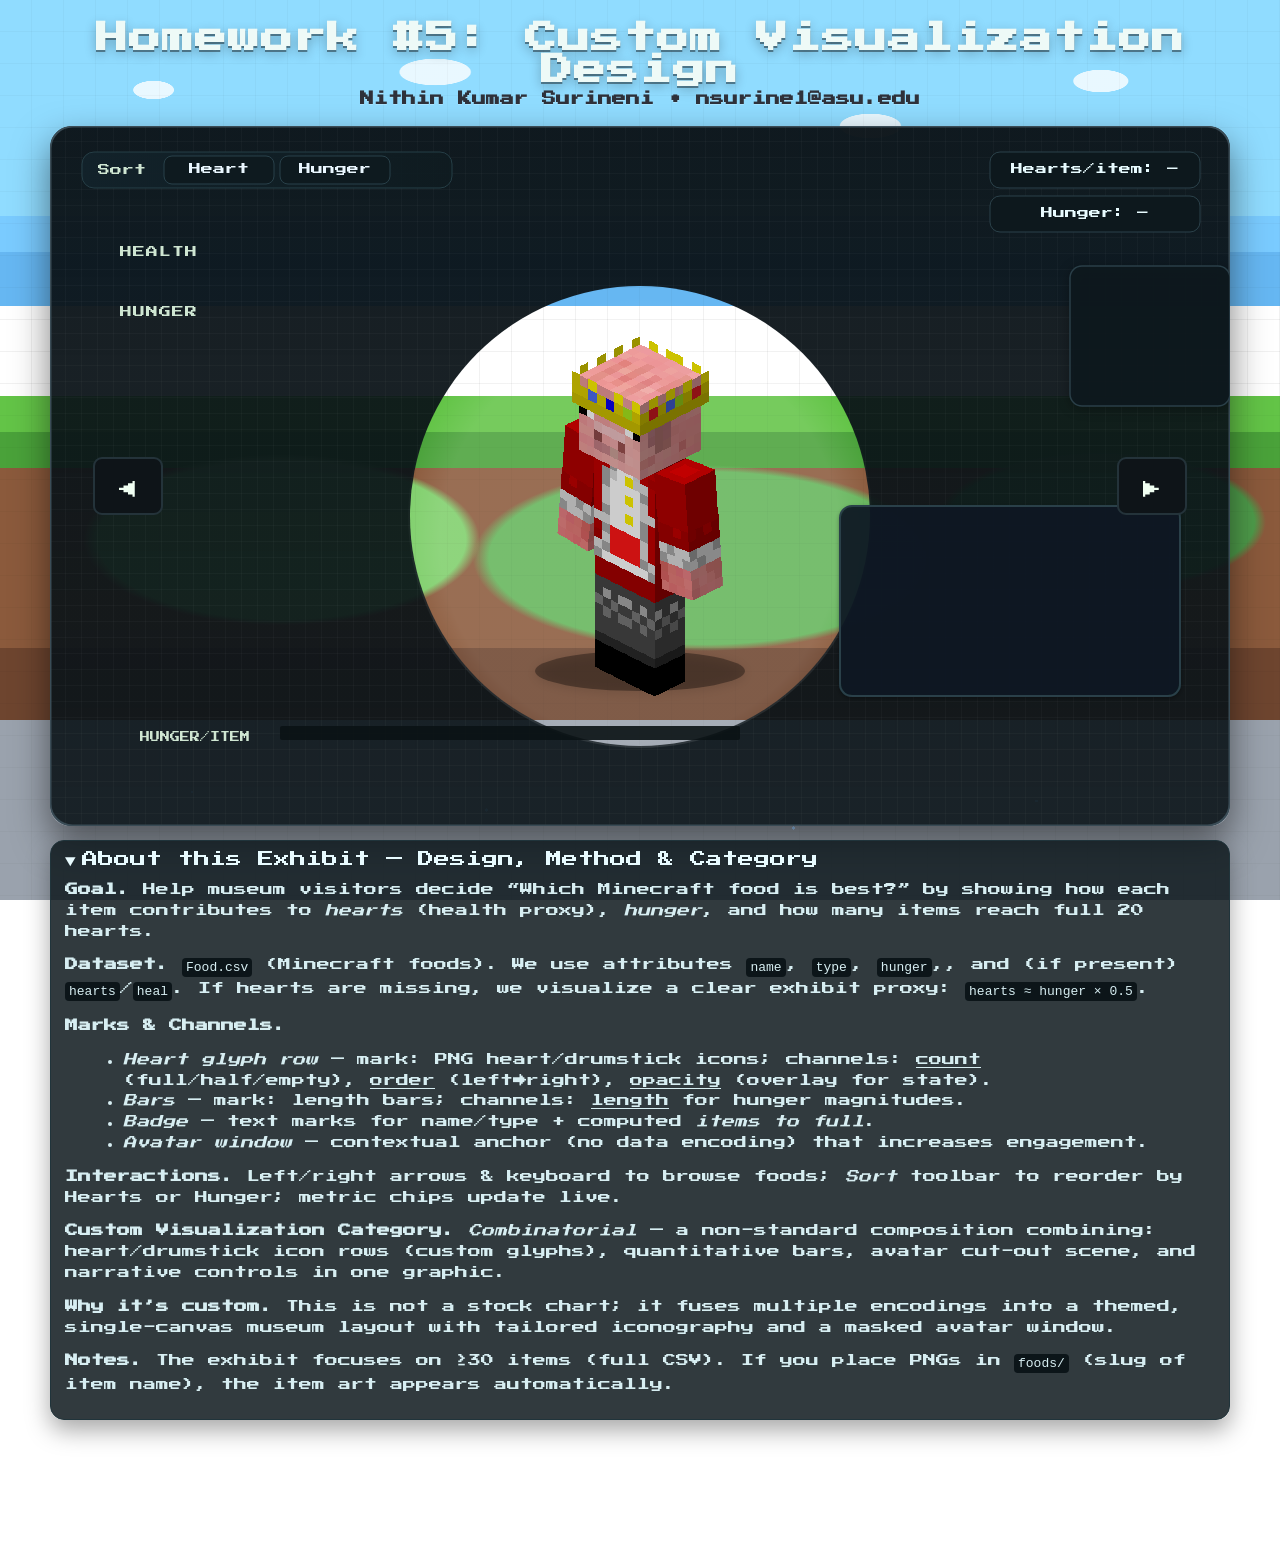
<file: minecraft/index.html>
<!DOCTYPE html>
<html lang="en">
<head>
  <meta charset="utf-8" />
  <title>Minecraft • Food: Hearts & Hunger (Remix)</title>
  <meta name="viewport" content="width=device-width, initial-scale=1" />
  <link href="https://fonts.googleapis.com/css2?family=Press+Start+2P&display=swap" rel="stylesheet">
  <link rel="stylesheet" href="nsurine1.css" />
  <script src="https://d3js.org/d3.v7.min.js"></script>
</head>
<body>
<header id="banner">
  <h1 class="title">Homework #5: Custom Visualization Design</h1>
  <h2 class="subtitle dark-ink">Nithin Kumar Surineni • nsurine1@asu.edu</h2>
</header>

<main id="root">
  <svg id="dashboard" width="1180" height="700" role="img" aria-label="Minecraft food hearts exhibit (remixed)">
    <defs>
      <pattern id="pxGrid" width="16" height="16" patternUnits="userSpaceOnUse">
        <rect width="16" height="16" fill="transparent"></rect>
        <path d="M0 16 H16 M16 0 V16" stroke="rgba(255,255,255,0.05)" stroke-width="1"></path>
      </pattern>
      <linearGradient id="panelFill" x1="0" y1="0" x2="0" y2="1">
        <stop offset="0%"  stop-color="#0b1318" stop-opacity="0.97"/>
        <stop offset="100%" stop-color="#0b1419" stop-opacity="0.9"/>
      </linearGradient>
      <mask id="roundMask">
        <rect x="0" y="0" width="1180" height="700" rx="22" fill="white"/>
        <circle cx="590" cy="390" r="230" fill="black"/>
      </mask>
      <radialGradient id="rimGlow" cx="50%" cy="55%" r="52%">
        <stop offset="83%" stop-color="rgba(255,255,255,0.12)"/>
        <stop offset="100%" stop-color="rgba(255,255,255,0)"/>
      </radialGradient>
      <filter id="softDrop" x="-50%" y="-50%" width="200%" height="200%">
        <feGaussianBlur in="SourceAlpha" stdDeviation="6" result="b"/>
        <feOffset dy="2" result="o"/>
        <feColorMatrix in="o" type="matrix"
          values="0 0 0 0 0
                  0 0 0 0 0
                  0 0 0 0 0
                  0 0 0 .35 0" result="s"/>
        <feMerge><feMergeNode in="s"/><feMergeNode in="SourceGraphic"/></feMerge>
      </filter>
      <filter id="dropLite" x="-50%" y="-50%" width="200%" height="200%">
        <feDropShadow dx="0" dy="2" stdDeviation="2" flood-opacity=".35"/>
      </filter>
      <linearGradient id="chipFill" x1="0" x2="1">
        <stop offset="0%" stop-color="#13232b"/>
        <stop offset="100%" stop-color="#0f1c21"/>
      </linearGradient>
    </defs>

    <rect x="0" y="0" width="1180" height="700" rx="22"
          fill="url(#panelFill)" mask="url(#roundMask)"></rect>
    <rect x="0" y="0" width="1180" height="700" rx="22"
          fill="url(#pxGrid)" mask="url(#roundMask)"></rect>
    <rect class="panel-outline" x="0.5" y="0.5" width="1179" height="699" rx="22"></rect>
    <circle cx="590" cy="390" r="232" fill="url(#rimGlow)"></circle>

    <g id="controls" transform="translate(32,26)">
      <rect class="chip" x="0" y="0" width="370" height="36" rx="12"></rect>
      <text class="chipLabel" x="16" y="24">Sort</text>
      <g class="chipBtn" id="btnSortHearts" transform="translate(82,4)">
        <rect class="chipBtnBg" rx="8" width="110" height="28"></rect>
        <text class="chipBtnText" x="55" y="14" text-anchor="middle" dominant-baseline="middle">Heart</text>
      </g>
      <g class="chipBtn" id="btnSortHunger" transform="translate(198,4)">
        <rect class="chipBtnBg" rx="8" width="110" height="28"></rect>
        <text class="chipBtnText" x="55" y="14" text-anchor="middle" dominant-baseline="middle">Hunger</text>
      </g>
    </g>

    <g id="rowHearts" transform="translate(230,110)">
      <text class="rowHdr" x="-160" y="22">HEALTH</text>
    </g>
    <g id="rowHunger" transform="translate(230,170)">
      <text class="rowHdr" x="-160" y="22">HUNGER</text>
    </g>
    <g id="rowSatFX" transform="translate(230,170)"></g>

    <ellipse cx="590" cy="545" rx="105" ry="20" fill="rgba(0,0,0,0.35)" filter="url(#softDrop)"></ellipse>
    <image id="avatar" href="Technoblade_skin.png"
           x="410" y="210" width="360" height="360"
           preserveAspectRatio="xMidYMid meet"></image>

    <g id="foodCard" transform="translate(1100,210)">
      <rect class="foodCardBg" x="-80" y="-70" width="160" height="140" rx="12"></rect>
      <image id="foodSprite" href="" x="-60" y="-60" width="120" height="120"
             preserveAspectRatio="xMidYMid meet" opacity="0" pointer-events="none"></image>
    </g>

    <g id="chips" transform="translate(940,26)">
      <g class="mchip" transform="translate(0,0)">
        <rect class="mchipBg" rx="10" width="210" height="36"></rect>
        <text id="chipHearts" class="mchipText"
              x="105" y="18" text-anchor="middle" dominant-baseline="middle">Hearts/item: –</text>
      </g>
      <g class="mchip" transform="translate(0,44)">
        <rect class="mchipBg" rx="10" width="210" height="36"></rect>
        <text id="chipHunger" class="mchipText"
              x="105" y="18" text-anchor="middle" dominant-baseline="middle">Hunger: –</text>
      </g>
    </g>

    <g id="infoBadge" transform="translate(960,470)" filter="url(#dropLite)">
      <rect class="badge" x="-170" y="-90" width="340" height="190" rx="12"></rect>
      <text id="txtName" class="foodName" text-anchor="middle" y="-40"></text>
      <text id="txtType" class="meta" text-anchor="middle" y="-12"></text>
      <text id="txtStats" class="meta" text-anchor="middle" y="14"></text>
      <text id="txtNeeded" class="need" text-anchor="middle" y="48"></text>
    </g>

    <g id="barHunger" transform="translate(230,630)">
      <text class="barLabel" x="-140" y="-14">HUNGER/ITEM</text>
      <rect class="barBg" x="0" y="-30" width="460" height="14" rx="2"></rect>
      <rect id="fillHunger" class="barFill hunger" x="0" y="-30" width="0" height="14" rx="2"></rect>
    </g>

    <g id="btnPrev" class="nav" transform="translate(44,360)" tabindex="0" role="button" aria-label="Previous">
      <rect class="navBtn" x="0" y="-28" width="68" height="56" rx="8"></rect>
      <text class="navText" x="34" y="6">◀</text>
    </g>
    <g id="btnNext" class="nav" transform="translate(1068,360)" tabindex="0" role="button" aria-label="Next">
      <rect class="navBtn" x="0" y="-28" width="68" height="56" rx="8"></rect>
      <text class="navText" x="34" y="6">▶</text>
    </g>
  </svg>
  <g id="hint" style="display:none;" pointer-events="none">
    <rect id="hintBg" class="tipBg" x="0" y="0" rx="8" width="280" height="54"></rect>
    <text id="hintT1" class="tipText" x="14" y="22"></text>
    <text id="hintT2" class="tipText" x="14" y="40"></text>
  </g>

 <section id="writeup" class="card">
      <details open>
        <summary>About this Exhibit — Design, Method & Category</summary>
        <div class="content">
          <p><strong>Goal.</strong> Help museum visitors decide “Which Minecraft food is best?” by showing how each item contributes to <em>hearts</em> (health proxy), <em>hunger</em>, <!-- and <em>saturation</em>,--> and how many items reach full 20 hearts.</p>

          <p><strong>Dataset.</strong> <code>Food.csv</code> (Minecraft foods). We use attributes <code>name</code>, <code>type</code>, <code>hunger</code>,<!-- <code>saturation</code>-->, and (if present) <code>hearts</code>/<code>heal</code>. If hearts are missing, we visualize a clear exhibit proxy: <code>hearts ≈ hunger × 0.5</code>.</p>

          <p><strong>Marks & Channels.</strong>
            <ul>
              <li><em>Heart glyph row</em> — mark: PNG heart/drumstick icons; channels: <u>count</u> (full/half/empty), <u>order</u> (left→right), <u>opacity</u> (overlay for state).</li>
              <li><em>Bars</em> — mark: length bars; channels: <u>length</u> for hunger magnitudes.</li>
              <li><em>Badge</em> — text marks for name/type + computed <em>items to full</em>.</li>
              <li><em>Avatar window</em> — contextual anchor (no data encoding) that increases engagement.</li>
            </ul>
          </p>

          <p><strong>Interactions.</strong> Left/right arrows & keyboard to browse foods; <em>Sort</em> toolbar to reorder by Hearts or Hunger; metric chips update live.</p>

          <p><strong>Custom Visualization Category.</strong> <em>Combinatorial</em> — a non-standard composition combining:
            heart/drumstick icon rows (custom glyphs), quantitative bars, avatar cut-out scene, and narrative controls in one graphic.</p>

          <p><strong>Why it’s custom.</strong> This is not a stock chart; it fuses multiple encodings into a themed, single-canvas museum layout with tailored iconography and a masked avatar window.</p>

          <p><strong>Notes.</strong> The exhibit focuses on ≥30 items (full CSV). If you place PNGs in <code>foods/</code> (slug of item name), the item art appears automatically.</p>
        </div>
      </details>
    </section>
</main>

<script src="nsurine1.js"></script>
</body>
</html>
</file>
<file: minecraft/nsurine1.css>
:root{
  --skyA:#90dcff; --skyB:#7acbff; --skyC:#66b7f2;
  --mist:#ffffffcc;
  --hillA:#7fcf6b; --hillB:#64b55a; --hillC:#4f9d4b;
  --grassA:#63c447; --grassB:#4aa23a;
  --dirtA:#8b5a3c; --dirtB:#6e452f;
  --rockA:#9aa2ad; --rockB:#848c97; --oreA:#a2d0ff;

  --ink:#eefaf7; --muted:#cfe6d2;
  --panelStroke:#3a4c56;
  --badgeBg:#0f1b21e8; --badgeStroke:#29404a;
  --hunger:#ffb74d; --sat:#64b5f6;
  --accent:#7ad36c; --shadow: 0 16px 36px rgba(0,0,0,.5);
}

*{box-sizing:border-box}
html,body{
  margin:0; padding:0; color:var(--ink);
  font-family: "Press Start 2P", system-ui, -apple-system, Arial, sans-serif;
  image-rendering: pixelated;

  background:
    linear-gradient(transparent 31px, rgba(0,0,0,.05) 32px),
    linear-gradient(90deg, transparent 31px, rgba(0,0,0,.05) 32px),
    radial-gradient(40px 18px at 12% 10%, var(--mist) 50%, transparent 52%),
    radial-gradient(70px 26px at 34% 8%,  var(--mist) 50%, transparent 52%),
    radial-gradient(60px 24px at 68% 14%, var(--mist) 50%, transparent 52%),
    radial-gradient(54px 22px at 86% 9%,  var(--mist) 50%, transparent 52%),
    radial-gradient(36vw 22vh at 22% 60%, var(--hillA) 40%, transparent 43%),
    radial-gradient(42vw 24vh at 55% 62%, var(--hillB) 40%, transparent 43%),
    radial-gradient(30vw 18vh at 86% 58%, var(--hillC) 40%, transparent 43%),
    radial-gradient(3px 3px at 15% 88%, var(--oreA) 50%, transparent 51%),
    radial-gradient(3px 3px at 38% 90%, var(--oreA) 50%, transparent 51%),
    radial-gradient(3px 3px at 62% 92%, var(--oreA) 50%, transparent 51%),
    radial-gradient(3px 3px at 81% 89%, var(--oreA) 50%, transparent 51%),
    linear-gradient(180deg,
      var(--skyA) 0 24%,
      var(--skyB) 24% 28%,
      var(--skyC) 28% 34%,
      transparent 34% 44%,
      var(--grassA) 44% 48%,
      var(--grassB) 48% 52%,
      var(--dirtA) 52% 72%,
      var(--dirtB) 72% 80%,
      var(--rockA) 80% 100%
    );
  background-size:
    32px 32px, 32px 32px,
    auto auto, auto auto, auto auto, auto auto,
    auto auto, auto auto, auto auto,
    auto auto, auto auto, auto auto, auto auto,
    100% 100%;
  background-attachment: fixed;
}

.title{ text-align:center; margin:22px 0 6px; letter-spacing:1px;
  text-shadow: 0 2px 0 rgba(0,0,0,.4), 0 4px 12px rgba(0,0,0,.24); }
.subtitle{ text-align:center; margin:0 0 10px; opacity:.96; font-size:14px;
  text-shadow: 0 1px 0 rgba(0,0,0,.35); }
.dark-ink { color: #2b2b33; text-shadow: 0 1px 0 rgba(255,255,255,0.25); }

#root{ display:grid; place-items:center; padding: 10px 18px 44px; }
#dashboard{ max-width:1180px; border-radius:20px; box-shadow: var(--shadow); }

.panel-outline{ fill:none; stroke:var(--panelStroke); stroke-width:2px; }

.chip{ fill:url(#chipFill); stroke:#274048; stroke-width:1; opacity:.96; }
.chipLabel{ fill:#cfe6d2; font-size:12px; }
.chipBtn .chipBtnBg{ fill:#0e1a1f; stroke:#29414a; stroke-width:1; }
.chipBtnText{ fill:#eaf7ff; font-size:12px; pointer-events:none; }
.chipBtn:hover .chipBtnBg{ fill:#14252b; }
.chipBtn.active .chipBtnBg{ fill:#1b323a; }

.mchipBg{ fill:#0d181d; stroke:#2b414a; stroke-width:1; }
.mchipText{ fill:#e8fbff; font-size:12px; }

.rowHdr{ font-size:12px; fill:var(--muted); letter-spacing:1px; }
.badge{ fill:var(--badgeBg); stroke:var(--badgeStroke); stroke-width:2px; }
.foodName{ font-size:14px; font-weight:700; }
.meta{ font-size:11px; fill:var(--muted); }
.need{ font-size:12px; fill:var(--accent); font-weight:700; }

.barLabel{ font-size:10px; fill:var(--muted); }
.barBg{ fill:#0a1215; opacity:.9; }
.barFill{ fill:var(--hunger); }

.navBtn{ fill:#0e1418; stroke:#24333a; stroke-width:2px; }
.navText{ text-anchor:middle; dominant-baseline:middle; font-size:18px; fill:#f0fff2; pointer-events:none; }
.nav:hover .navBtn{ fill:#152127; }
.nav:active .navBtn{ transform: translateY(1px); }

image{ image-rendering: pixelated; }

.card{
  max-width:1180px; margin:14px auto 80px; background:#0d181dd9; border:1px solid #20343b;
  border-radius:14px; padding:10px 14px; box-shadow: 0 10px 24px rgba(0,0,0,.35);
}
.card summary{ cursor:pointer; color:#e8fbff; }
.card .content{ color:#d7eef2; font-size:13px; line-height:1.6; }
.card code{ background:#0c1519; padding:2px 4px; border-radius:4px; }
.card ul{ margin:6px 0 0 18px; }

.foodCardBg{
  fill:#0e191ee6;
  stroke:#2a3f48;
  stroke-width:1.5px;
  filter: drop-shadow(0 2px 6px rgba(0,0,0,.35));
}

.tipBg { fill: #0f1b21ee; stroke: #2a3f48; stroke-width: 1.5px; filter: drop-shadow(0 4px 10px rgba(0,0,0,.35)); }
.tipText { fill: #eaf7ff; font-size: 12px; }
</file>
